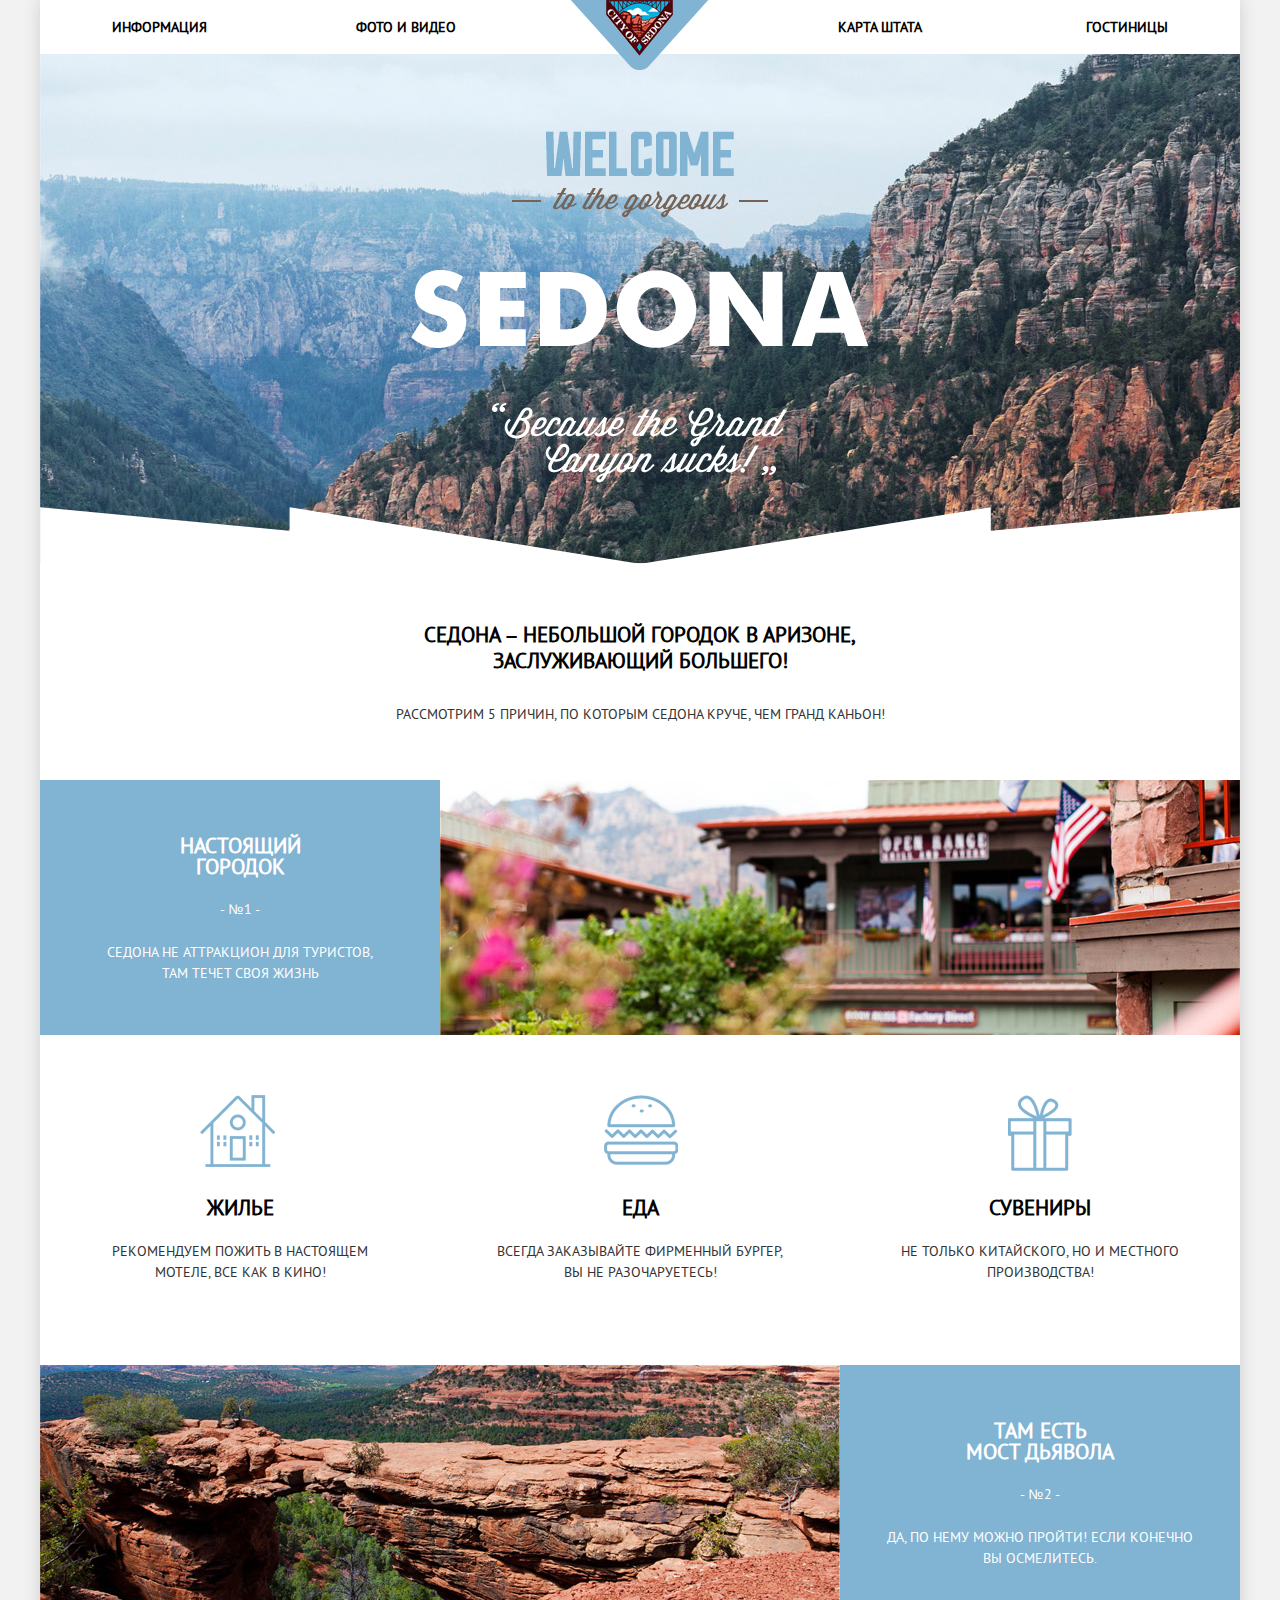
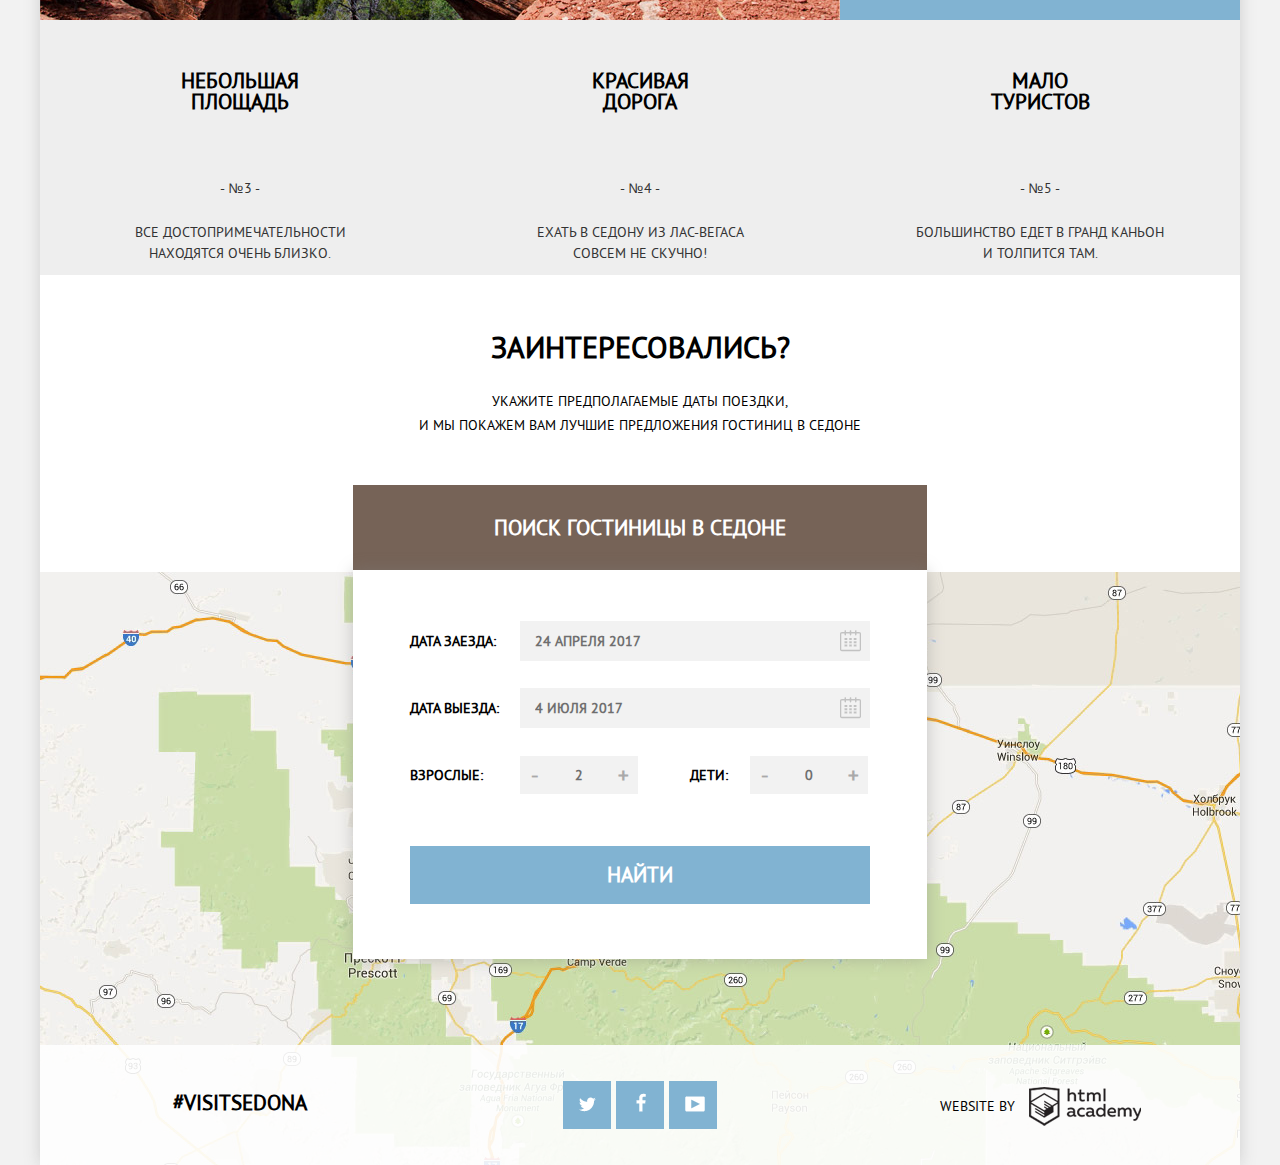
<file: index.html>
<!DOCTYPE html>
<html lang="ru">
  <head>
    <meta charset="utf-8">
    <title>Добро пожаловать в Седону</title>
    <link rel="stylesheet" href="css/normalize.css">
    <link rel="stylesheet" href="css/style-min.css">
  </head>
  <body>
    <div class="main-contaner">
      <header class="main-header clearfix">
        <nav class="center clearfix">
          <ul class="nav-left">
            <li>
              <a href="#">Информация</a>
            </li>
            <li>
              <a href="#">Фото и видео</a>
            </li>
          </ul>
          <ul class="nav-right">
            <li>
              <a href="#">Карта штата</a>
            </li>
            <li>
              <a href="hotels.html">Гостиницы</a>
            </li>
          </ul>
          <div class="logo">
            <a>
              <img src="img/logo.png" width="138" height="70" alt="Седона - логотип">
            </a>
          </div>
        </nav>
      </header>
      <main class="main-content">
        <div class="banner-wrapper">
          <img class="banner-wrapper-row" src="img/welcome.png" width="188" height="45" alt="Welcome">
          <img class="banner-wrapper-row" src="img/gorgeous.png" width="256" height="30" alt="to be gorgeous">
          <img class="banner-wrapper-row" src="img/sedona.png" width="458" height="78" alt="Sedona">
          <img class="banner-wrapper-row" src="img/because.png"  width="296" height="80" alt="Because the Grand Canyon sucks!">
        </div>
        <div class="advantages-container">
          <div class="advantages-title-wrapper">
            <h1 class="advantages-title">Седона &ndash; небольшой городок в Аризоне,
              заслуживающий большего!
            </h1>
            <div class="advantages-description">
              Рассмотрим 5 причин, по которым Седона круче, чем гранд каньон!
            </div>
          </div>
          <div class="advantages-wrapper first  clearfix">
            <section class="advantage">
              <div class="advantages-title first"> Настоящий городок </div>
              <div class="advantages-description first">- №1 - </div>
              <div class="advantages-description first">
                Седона не аттракцион для туристов,
                там течет своя жизнь
              </div>
            </section>
          </div>
          <div class="advantage-extention-wrapper clearfix">
            <section class="advantage-extention">
              <div class="advantage-extention-image"></div>
              <div class="advantages-title extention">Жилье</div>
              <div class="advantages-description extention">Рекомендуем пожить в настоящем
                мотеле, все как в кино!
              </div>
            </section>
            <section class="advantage-extention">
              <div class="advantage-extention-image"></div>
              <div class="advantages-title extention">Еда</div>
              <div class="advantages-description extention">
                Всегда заказывайте фирменный бургер, Вы не разочаруетесь!
              </div>
            </section>
            <section class="advantage-extention">
              <div class="advantage-extention-image"></div>
              <div class="advantages-title extention">Сувениры</div>
              <div class="advantages-description extention">Не только китайского, но и местного
                производства!
              </div>
            </section>
          </div>
          <div class="advantages-wrapper second clearfix">
            <section class="advantage second">
              <div class="advantages-title second">Там есть мост дьявола</div>
              <div class="advantages-description second">- №2 -</div>
              <div class="advantages-description second">Да, по нему можно пройти! Если конечно
                вы осмелитесь.
              </div>
            </section>
          </div>
          <div class="advantages-wrapper third clearfix">
            <section class="advantage third">
              <div class="advantages-title third">Небольшая площадь</div>
              <div class="advantages-description third">- №3 -</div>
              <div class="advantages-description third">Все достопримечательности находятся очень близко.</div>
            </section>
            <section class="advantage third">
              <div class="advantages-title third">Красивая дорога</div>
              <div class="advantages-description third">- №4 -</div>
              <div class="advantages-description third">Ехать в Седону из Лас-Вегаса совсем не скучно!</div>
            </section>
            <section class="advantage third">
              <div class="advantages-title third">Мало туристов</div>
              <div class="advantages-description third">- №5 -</div>
              <div class="advantages-description third">Большинство едет в гранд каньон и толпится там.</div>
            </section>
          </div>
        </div>
        <div class="find-hotels-container">
          <div class="hotels-title-wrapper">
            <div class="hotels-title">Заинтересовались?</div>
            <div class="hotels-title-description">
              Укажите предполагаемые даты поездки, <br>
              и мы покажем вам лучшие предложения гостиниц в Cедоне
            </div>
          </div>
          <img class="map" src="img/map.jpg" width="1200" height="593" alt="Карта">
          <div class="find-hotel-form-wrapper">
            <a href="feedback-form.html" class="find-hotel">Поиск гостиницы в Cедоне</a>
            <div class="modal-hotel-form">
              <div class="find-hotel-form-container">
                <form action="#" method="get">
                  <div class="find-hotel-form-row">
                    <label for="date_a" class="find-hotel-label">Дата заезда:</label>
                    <input class="input-data" type="text" name="arriving-date" id="date_a" placeholder="24 апреля 2017">
                    <div class="form-calendar"></div>
                  </div>
                  <div class="find-hotel-form-row">
                    <label for="date_d" class="find-hotel-label">Дата выезда:</label>
                    <input class="input-data" type="text" name="departure-date" id="date_d" placeholder="4 июля 2017">
                    <div class="form-calendar"></div>
                  </div>
                  <div class="find-hotel-form-row">
                    <div class="find-hotel-form-half-col">
                      <label for="adult" class="find-hotel-label">Взрослые:</label>
                      <div class="find-hotel-form-num-field">
                        <button class="num-minus">-</button>
                        <input class="input-data" type="number" min="1" name="adult" id="adult" placeholder="2">
                        <button class="num-plus">+</button>
                      </div>
                    </div>
                    <div class="find-hotel-form-half-col">
                      <label for="kids" class="find-hotel-label half">Дети:</label>
                      <div class="find-hotel-form-num-field">
                        <button class="num-minus">-</button>
                        <input class="input-data" type="number" min="0" name="kids" id="kids" placeholder="0">
                        <button class="num-plus">+</button>
                      </div>
                    </div>
                  </div>
                  <div class="find-hotel-form-row">
                    <input type="submit" class="btn-find" value="Найти">
                  </div>
                </form>
              </div>
            </div>
          </div>
        </div>
      </main>
      <footer class="footer-index clearfix">
        <div class="footer-label">
          <a href="#"> #VISITSEDONA</a>
        </div>
        <div class="footer-social">
          <a class="social-btn social-btn-tw" href="#">Твиттер</a>
          <a class="social-btn social-btn-fb" href="#">Фейсбук</a>
          <a class="social-btn social-btn-yt" href="#">Youtube</a>
        </div>
        <div class="footer-copyright">
          <a href="http://htmlacademy.ru">
            <span>Website by</span>
            <span class="htmlacademy"></span>
          </a>
        </div>
      </footer>
    </div>
    <script src="js/script-min.js"></script>
  </body>
</html>
</file>
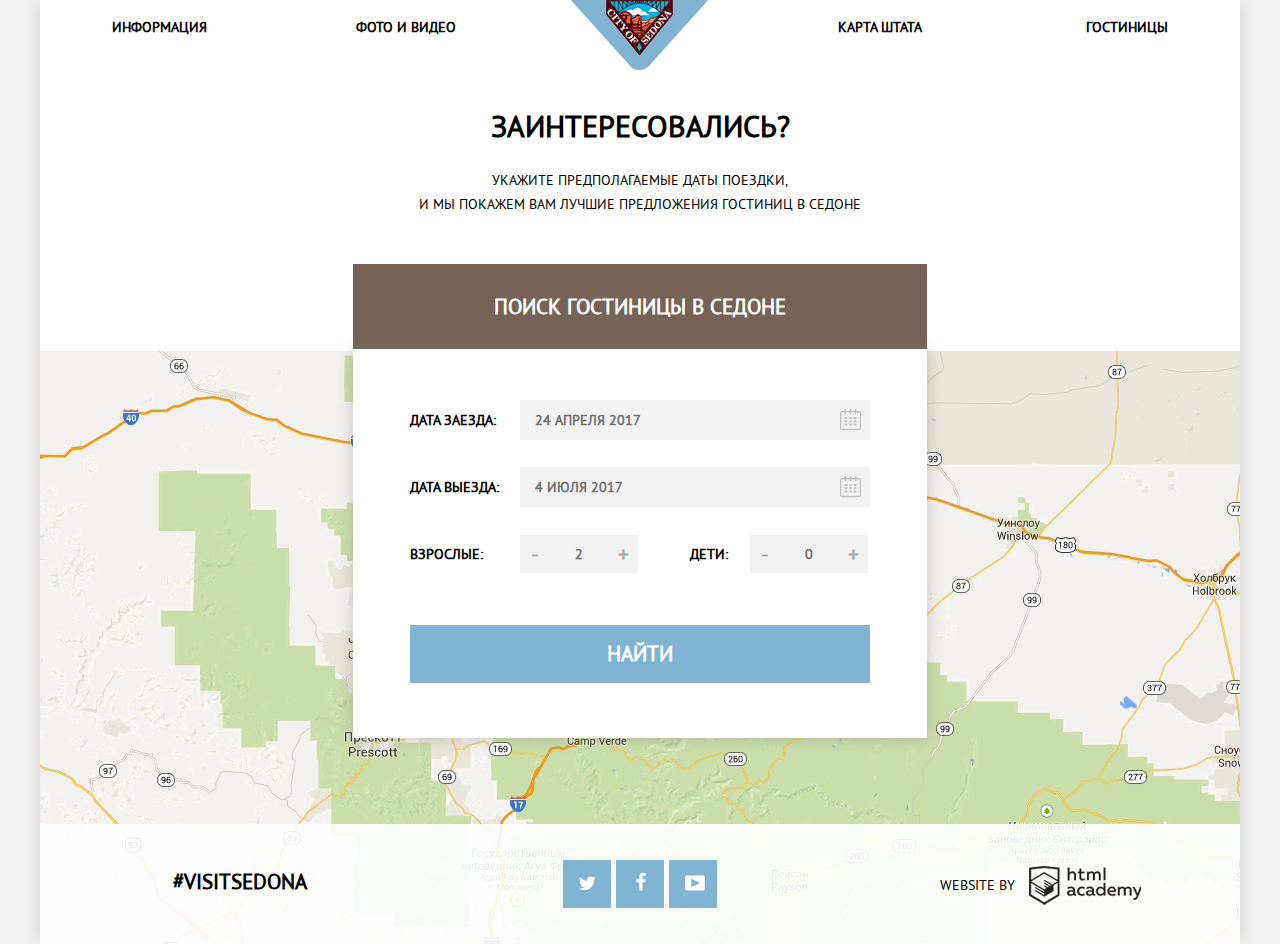
<file: feedback-form.html>
<!DOCTYPE html>
<html lang="ru">
  <head>
    <meta charset="utf-8">
    <title>Добро пожаловать в Седону</title>
    <link rel="stylesheet" href="css/normalize.css">
    <link rel="stylesheet" href="css/style-min.css">
  </head>
  <body>
    <div class="main-contaner">
      <header class="main-header clearfix">
        <nav class="center clearfix">
          <ul class="nav-left">
            <li>
              <a href="#">Информация</a>
            </li>
            <li>
              <a href="#">Фото и видео</a>
            </li>
          </ul>
          <ul class="nav-right">
            <li>
              <a href="#">Карта штата</a>
            </li>
            <li>
              <a href="hotels.html">Гостиницы</a>
            </li>
          </ul>
          <div class="logo">
            <a href="index.html">
              <img src="img/logo.png" width="138" height="70" alt="Седона - логотип">
            </a>
          </div>
        </nav>
      </header>
      <main class="main-content">
        <div class="find-hotels-container">
          <div class="hotels-title-wrapper">
            <div class="hotels-title">Заинтересовались?</div>
            <div class="hotels-title-description">
              Укажите предполагаемые даты поездки, <br>
              и мы покажем вам лучшие предложения гостиниц в Cедоне
            </div>
          </div>
          <img class="map" src="img/map.jpg" width="1200" height="593" alt="Карта">
          <div class="find-hotel-form-wrapper">
            <a class="find-hotel">Поиск гостиницы в Cедоне</a>
            <div class="modal-hotel-form">
              <div class="find-hotel-form-container">
                <form action="#" method="get">
                  <div class="find-hotel-form-row">
                    <label for="date_a" class="find-hotel-label">Дата заезда:</label>
                    <input class="input-data" type="text" name="arriving-date" id="date_a" placeholder="24 апреля 2017">
                    <div class="form-calendar"></div>
                  </div>
                  <div class="find-hotel-form-row">
                    <label for="date_d" class="find-hotel-label">Дата выезда:</label>
                    <input class="input-data" type="text" name="departure-date" id="date_d" placeholder="4 июля 2017">
                    <div class="form-calendar"></div>
                  </div>
                  <div class="find-hotel-form-row">
                    <div class="find-hotel-form-half-col">
                      <label for="adult" class="find-hotel-label">Взрослые:</label>
                      <div class="find-hotel-form-num-field">
                        <button class="num-minus">-</button>
                        <input class="input-data" type="number" min="1" name="adult" id="adult" placeholder="2">
                        <button class="num-plus">+</button>
                      </div>
                    </div>
                    <div class="find-hotel-form-half-col">
                      <label for="kids" class="find-hotel-label half">Дети:</label>
                      <div class="find-hotel-form-num-field">
                        <button class="num-minus">-</button>
                        <input class="input-data" type="number" min="0" name="kids" id="kids" placeholder="0">
                        <button class="num-plus">+</button>
                      </div>
                    </div>
                  </div>
                  <div class="find-hotel-form-row">
                    <input type="submit" class="btn-find" value="Найти">
                  </div>
                </form>
              </div>
            </div>
          </div>
        </div>
      </main>
      <footer class="footer-index clearfix">
        <div class="footer-label">
          <a href="#"> #VISITSEDONA</a>
        </div>
        <div class="footer-social">
          <a class="social-btn social-btn-tw" href="#">Твиттер</a>
          <a class="social-btn social-btn-fb" href="#">Фейсбук</a>
          <a class="social-btn social-btn-yt" href="#">Youtube</a>
        </div>
        <div class="footer-copyright">
          <a href="http://htmlacademy.ru">
            <span>Website by</span>
            <span class="htmlacademy"></span>
          </a>
        </div>
      </footer>
    </div>
   </body>
</html>
</file>
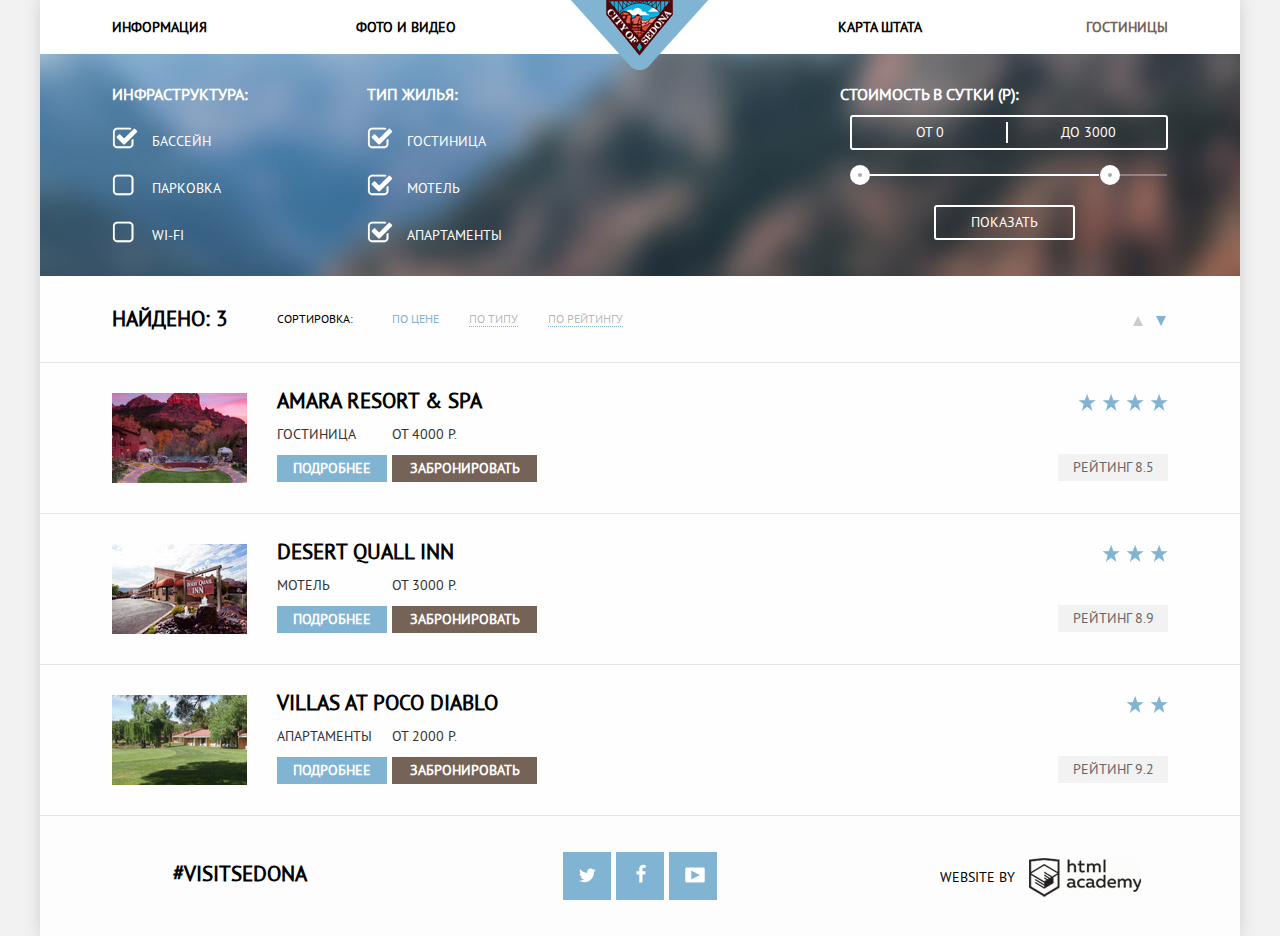
<file: hotels.html>
<!DOCTYPE html>
<html lang="ru">
  <head>
    <meta charset="UTF-8">
    <title>Отели Седоны</title>
    <link rel="stylesheet" href="css/normalize.css">
    <link rel="stylesheet" href="css/style-min.css">
  </head>
  <body>
    <div class="main-contaner">
      <header class="main-header clearfix">
        <nav class="center clearfix">
          <ul class="nav-left">
            <li>
              <a href="#">Информация</a>
            </li>
            <li>
              <a href="#">Фото и видео</a>
            </li>
          </ul>
          <ul class="nav-right">
            <li>
              <a href="#">Карта штата</a>
            </li>
            <li>
              <a>Гостиницы</a>
            </li>
          </ul>
          <div class="logo">
            <a href="index.html">
              <img src="img/logo.png" width="138" height="70" alt="Седона - логотип">
            </a>
          </div>
        </nav>
      </header>
      <main class="main-content">
        <div class="select-hotel-wrapper">
          <div class="center">
            <form class="clearfix" action="#" method="get">
              <div class="select-hotel-left">
                <div class="select-hotel-title">
                  Инфраструктура:
                </div>
                <div class="select-hotel-left-row">
                  <input type="checkbox" name="pool" id="pool" checked>
                  <label for="pool">Бассейн</label>
                </div>
                <div class="select-hotel-left-row">
                  <input type="checkbox" name="parking" id="parking" >
                  <label for="parking">Парковка</label>
                </div>
                <div class="select-hotel-left-row">
                  <input type="checkbox" name="wifi" id="wifi">
                  <label for="wifi">WI-FI</label>
                </div>
              </div>
              <div class="select-hotel-left">
                <div class="select-hotel-title">
                  Тип жилья:
                </div>
                <div class="select-hotel-left-row">
                  <input type="checkbox" name="hotel" id="hotel" checked>
                  <label for="hotel">Гостиница</label>
                </div>
                <div class="select-hotel-left-row">
                  <input type="checkbox" name="motel" id="motel" checked>
                  <label for="motel">Мотель</label>
                </div>
                <div class="select-hotel-left-row">
                  <input type="checkbox" name="apartment" id="apartment" checked>
                  <label for="apartment">Апартаменты</label>
                </div>
              </div>
              <div class="select-hotel-right">
                <div class="select-hotel-title">
                  Стоимость в сутки (Р):
                </div>
                <div class="hotel-price-container">
                  <div class="hotel-price-row">
                    <div class="hotel-price">от 0</div>
                    <div class="hotel-price">до 3000</div>
                  </div>
                  <div class="price-range clearfix">
                    <div class="range-left"></div>
                    <div class="range-right"></div>
                  </div>
                </div>
                  <div class="select-hotel-btn-wrapper">
                    <input type="submit" class="select-hotel-btn"  value="Показать">
                  </div>
                </div>
              </form>
            </div>
          </div>
        <div class="result-wrapper">
          <div class="result-title center clearfix">
            <div class="result-title-number">
              Найдено: 3
            </div>
          <div class="result-title-sort-parameter">
              Сортировка:
          </div>
            <div class="sort-items">
              <ul>
                <li><a class="sort-item" id="sort-price">По цене</a></li>
                <li><a href="#" class="sort-item" id="sort-type">По типу</a></li>
                <li><a href="#" class="sort-item" id="sort-rating">По рейтингу</a></li>
              </ul>
            </div>
            <div class="result-order">
              <a class="result-order-up" href="#"></a>
              <a class="result-order-down" href="#"></a>
            </div>
          </div>
          <div class="result-item-wrapper clearfix">
            <div class="center">
              <div class="result-item-photo">
                <img src="img/preview-1.jpg" width="135" height="90" alt="Amara resort & SPA">
              </div>
              <div class="result-item-description-wrapper">
                <a class="result-item-description-title" href="#">
                  Amara resort & SPA
                </a>
                  <div class="result-item-description-row">
                    <div class="result-item-description-type">
                      Гостиница
                    </div>
                    <div class="result-item-description-price">
                      от 4000 р.
                    </div>
                  </div>
                  <div class="result-item-button-row">
                    <a class="result-details" href="#">
                      Подробнее
                    </a>
                    <a class="result-booking" href="#">
                      Забронировать
                    </a>
                  </div>
                </div>
                <div class="result-item-rating-wrapper">
                  <div class="rating-star">
                    <img src="img/rating-symbol.png" width="18" height="17" alt="*">
                    <img src="img/rating-symbol.png" width="18" height="17" alt="*">
                    <img src="img/rating-symbol.png" width="18" height="17" alt="*">
                    <img src="img/rating-symbol.png" width="18" height="17" alt="*">
                  </div>
                  <div class="rating-value">
                    Рейтинг 8.5
                  </div>
                </div>
              </div>
            </div>
            <div class="result-item-wrapper clearfix">
              <div class="center">
                <div class="result-item-photo">
                  <img src="img/preview-2.jpg" width="135" height="90" alt="Desert quall inn">
                </div>
                <div class="result-item-description-wrapper">
                  <a class="result-item-description-title" href="#">
                    Desert quall inn
                  </a>
                  <div class="result-item-description-row">
                    <div class="result-item-description-type">
                      Мотель
                    </div>
                    <div class="result-item-description-price">
                      от 3000 р.
                    </div>
                  </div>
                  <div class="result-item-button-row">
                    <a class="result-details" href="#">
                      Подробнее
                    </a>
                    <a class="result-booking" href="#">
                      Забронировать
                    </a>
                  </div>
                </div>
                <div class="result-item-rating-wrapper">
                  <div class="rating-star">
                    <img src="img/rating-symbol.png" width="18" height="17" alt="*">
                    <img src="img/rating-symbol.png" width="18" height="17" alt="*">
                    <img src="img/rating-symbol.png" width="18" height="17" alt="*">
                  </div>
                  <div class="rating-value">
                    Рейтинг 8.9
                  </div>
                </div>
              </div>
            </div>
            <div class="result-item-wrapper clearfix">
              <div class="center">
                <div class="result-item-photo">
                  <img src="img/preview-3.jpg" width="135" height="90" alt="Villas at poco diablo">
                </div>
                <div class="result-item-description-wrapper">
                  <a class="result-item-description-title" href="#">
                    Villas at poco diablo
                  </a>
                  <div class="result-item-description-row">
                    <div class="result-item-description-type">
                      Апартаменты
                    </div>
                  <div class="result-item-description-price">
                    от 2000 р.
                  </div>
                </div>
                <div class="result-item-button-row">
                  <a class="result-details" href="#">
                    Подробнее
                  </a>
                  <a class="result-booking" href="#">
                    Забронировать
                  </a>
                </div>
              </div>
              <div class="result-item-rating-wrapper">
                <div class="rating-star">
                  <img src="img/rating-symbol.png" width="18" height="17" alt="*">
                  <img src="img/rating-symbol.png" width="18" height="17" alt="*">
                </div>
                <div class="rating-value">
                  Рейтинг 9.2
                </div>
              </div>
            </div>
          </div>
        </div>
      </main>
      <footer class="footer-inner clearfix">
        <div class="footer-label">
          <a href="#"> #VISITSEDONA</a>
        </div>
        <div class="footer-social">
          <a class="social-btn social-btn-tw" href="#">Твиттер</a>
          <a class="social-btn social-btn-fb" href="#">Фейсбук</a>
          <a class="social-btn social-btn-yt" href="#">Youtube</a>
        </div>
        <div class="footer-copyright">
          <a href="http://htmlacademy.ru">
            <span>Website by</span>
            <span class="htmlacademy"></span>
          </a>
        </div>
      </footer>
    </div>
  </body>
</html>
</file>
<file: css/style-min.css>
.advantages-description,.advantages-title,.advantages-title.first,body{font-family:'PT Sans',Arial,sans-serif}.advantages-description,.advantages-title,.btn-find,.find-hotel,.input-data,.select-hotel-btn,body{text-transform:uppercase}@font-face{font-family:'PT Sans';src:url(../fonts/ptsansbold.woff)}@font-face{font-family:'PT Sans';src:url(../fonts/ptsans.woff)}body{min-width:1280px;background-size:1280px auto;background-color:#f2f2f2}.main-content,.main-header{background-color:#fff}.main-contaner{width:1200px;margin:0 auto;box-shadow:0 0 15px rgba(127,127,127,.3);position:relative}.center{width:1056px;margin:0 auto}.nav-left,.nav-right{width:400px;margin:0;padding:0;list-style-type:none}.nav-left{float:left}.nav-right{float:right;text-align:right}.nav-left a,.nav-right a{display:block;font-size:14px;line-height:26px;font-weight:700;text-decoration:none;color:#766357;padding:14px 0}.nav-left a[href],.nav-right a[href]{color:#000;cursor:pointer}.nav-left a[href]:hover,.nav-right a[href]:hover{color:#81b3d2}.nav-left a[href]:active,.nav-right a[href]:active{color:rgba(0,0,0,.3);cursor:pointer}.nav-left li,.nav-right li{display:inline-block;vertical-align:top}.nav-left li:first-child{padding-right:145px}.nav-right li:first-child{padding-right:160px}.clearfix::after{content:'';display:table;clear:both}.logo{width:138px;z-index:2;position:absolute;left:50%;margin-left:-69px;top:0}.banner-wrapper{height:510px;background:url(../img/banner-mask.png) 0 bottom no-repeat,url(../img/banner-photo.jpg) no-repeat #d9eaf2;margin:0 auto;width:100%}.banner-wrapper-row{display:block;margin:0 auto}.banner-wrapper-row:nth-child(1){padding-top:77px}.banner-wrapper-row:nth-child(2){padding-top:12px}.banner-wrapper-row:nth-child(3){padding-top:52px}.banner-wrapper-row:nth-child(4){padding-top:55px}.advantages-container{width:1200px}.advantages-title-wrapper{width:576px;margin:58px auto 0}.advantages-title{font-size:21px;line-height:26px;font-weight:700;text-align:center;margin:0 auto}.advantages-description{font-size:14px;line-height:21px;font-weight:400;text-align:center;color:#333;margin:30px auto 0}.advantages-wrapper.first{margin-top:55px;background:url(../img/town.jpg) right 0 no-repeat #aba689}.advantage{background-color:#81b3d2;width:400px;height:255px;float:left}.advantages-title.first{color:#fff;padding-left:140px;padding-right:140px;margin-top:55px;font-size:21px;font-weight:700;line-height:21px}.advantages-description.first{color:#fff;margin:22px auto 0;padding-left:60px;padding-right:60px;text-align:center;font-size:14px;font-weight:400;max-height:85px;overflow:hidden}.advantage-extention-wrapper{margin-top:60px}.advantage-extention{width:400px;height:270px;float:left}.advantage-extention-image{height:80px;width:80px;text-align:center;margin:0 auto;background:url(../img/advantages-icon.png) no-repeat}.advantage-extention:nth-child(1) .advantage-extention-image{background-position:0 0}.advantage-extention:nth-child(2) .advantage-extention-image{background-position:-83px 0}.advantage-extention:nth-child(3) .advantage-extention-image{background-position:-165px 0}.advantages-title.extention{margin-top:20px}.advantages-description.extention{max-height:105px;overflow:hidden;padding-left:50px;padding-right:50px;text-align:center;margin-top:20px}.advantages-wrapper.second{background:url(../img/bridge.jpg) left 0 no-repeat #e0b197}.advantage.second{float:right}.advantages-title.second{margin:55px auto 0;padding-left:125px;padding-right:125px;text-align:center;color:#fff;font-size:21px;font-weight:700;line-height:21px}.advantages-description.second{margin:22px auto 0;padding-left:40px;padding-right:40px;text-align:center;font-size:14px;font-weight:400;color:#fff;max-height:85px;overflow:hidden}.advantages-wrapper.third{margin-bottom:0;height:255px}.advantage.third{background-color:#eee}.advantages-title.third{min-height:85px;overflow:hidden;margin:50px auto 0;padding-left:125px;padding-right:125px;text-align:center;font-size:21px;font-weight:700;line-height:21px}.hotels-title,.hotels-title-description{line-height:24px;font-family:'PT Sans',Arial,sans-serif;text-align:center}.advantages-description.third{margin:23px auto 0;padding-left:70px;padding-right:70px;text-align:center;font-size:14px;font-weight:400}.find-hotels-container{position:relative}.map{display:block;margin-top:135px;background-color:#cbdda9}.hotels-title-wrapper{width:576px;margin:0 auto;padding-top:55px}.hotels-title{font-size:30px;font-weight:700;margin:5px auto 0}.hotels-title-description{width:450px;max-height:50px;overflow:hidden;font-size:14px;font-weight:400;margin:30px auto 0}.find-hotel,.find-hotel-form-container form .find-hotel-form-half-col input,.find-hotel-form-row,.input-data{font-weight:700;font-family:'PT Sans',Arial,sans-serif}.find-hotel-form-wrapper{width:574px;position:absolute;left:313px;top:210px;z-index:2}.find-hotel{display:block;text-decoration:none;width:100%;font-size:21px;line-height:85px;color:#fff;background-color:#766357;text-align:center;border:none;cursor:pointer}.modal-hotel-form{display:block;background:#fff;opacity:1;box-shadow:0 0 15px rgba(127,127,127,.4);transition:opacity .5s ease-in}.find-hotel-form-container{width:460px;max-height:500px;font-size:14px;margin:0 auto;padding-top:50px;padding-bottom:55px;opacity:1;transition:max-height .5s ease-in-out,opacity 1s ease-in}.modal-hotel-form-hidden{opacity:0}.find-hotel-form-row{margin-bottom:25px;line-height:26px;font-size:0;position:relative}.find-hotel-label,.find-hotel-label.half,.form-calendar,.input-data{font-size:14px;vertical-align:middle;display:inline-block}.find-hotel-form-row:last-child{margin-bottom:0}.find-hotel-label{width:110px;padding:7px 0;margin:0;border:0;line-height:28px}.find-hotel-label.half{padding-left:50px;width:60px}.input-data{margin:0;border:0;width:280px;background-color:#f2f2f2;-moz-appearance:textfield;appearance:none;padding:7px 15px}.input-data[type=number]::-webkit-inner-spin-button,.input-data[type=number]::-webkit-outer-spin-button{-webkit-appearance:none;appearance:none;margin:0}.input-data:hover{background-color:#ebebeb}.input-data:focus{background-color:#fff;text-decoration:none;outline:#e5e5e5 solid 2px}.form-calendar{width:20px;height:40px;padding-left:10px;padding-right:10px;background:url(../img/calendar.png) center 9px no-repeat #f2f2f2}.form-calendar:hover{background-position:center center;cursor:pointer}.form-calendar:active{background-position:center -67px;cursor:pointer}.find-hotel-form-num-field{position:relative;display:inline-block;vertical-align:middle;width:118px;height:38px}.num-minus,.num-plus{display:inline-block;vertical-align:top;width:30px;height:100%;padding:0;border:0;font-size:21px;line-height:21px;color:#a9a9a9;background:#f2f2f2;cursor:pointer}.num-minus:hover,.num-plus:hover{color:#000;background:#ebebeb}.num-minus:active,.num-plus:active{color:#81b3d2}.find-hotel-form-container form .find-hotel-form-half-col input{display:inline-block;vertical-align:top;font-size:14px;line-height:21px;text-transform:uppercase;text-align:center;width:48px;height:28px;margin:0;border:0;padding:5px}.btn-find,.footer-label a{font-weight:700;line-height:26px}.find-hotel-form-half-col{display:inline-block;vertical-align:top;width:230px}.btn-find{width:460px;background-color:#81b3d2;color:#fff;font-size:21px;padding-bottom:16px;padding-top:16px;font-family:'PT Sans',Arial,sans-serif;margin-top:25px;border:0;cursor:pointer}.btn-find:hover{background-color:#669ec0}.btn-find:active{background-color:#5496bd;color:rgba(255,255,255,.3)}.footer-index,.footer-inner{background-color:rgba(254,254,254,.9);height:120px}.footer-copyright a,.footer-label a{color:#000;text-decoration:none}.footer-index{position:absolute;bottom:0;z-index:2}.footer-copyright,.footer-label,.footer-social{width:400px;text-align:center;float:left}.footer-social{font-size:0}.footer-label a{display:block;margin-top:45px;font-size:21px}.footer-copyright,.select-hotel-wrapper{font-size:14px;font-weight:400;font-family:'PT Sans',Arial,sans-serif}.social-btn{display:inline-block;vertical-align:top;width:48px;height:48px;margin-top:36px;margin-right:5px;background:url(../img/social-icon.png) center no-repeat #81b3d2;text-decoration:none;text-align:center;cursor:pointer}.social-btn:last-child{margin-right:0}.social-btn.social-btn-tw{background-position:16px 12px}.social-btn.social-btn-fb{background-position:-36px 12px}.social-btn.social-btn-yt{background-position:-87px 12px}.social-btn.social-btn-fb:hover,.social-btn.social-btn-tw:hover,.social-btn.social-btn-yt:hover{background-color:#669ec0}.social-btn.social-btn-tw:active{background-color:#5496bd;background-position:16px -44px}.social-btn.social-btn-fb:active{background-color:#5496bd;background-position:-36px -44px}.social-btn.social-btn-yt:active{background-color:#5496bd;background-position:-87px -44px}.htmlacademy{display:inline-block;vertical-align:middle;width:112px;height:40px;background:url(../img/htmlacademy.png) no-repeat #fcfcfb;margin-left:10px}.footer-copyright{margin-top:42px}.footer-copyright a:hover .htmlacademy{background-position:0 -48px}.footer-copyright a:active .htmlacademy{background-position:0 -95px}.select-hotel-wrapper{background-image:url(../img/filter-background.jpg);background-position:center;background-repeat:no-repeat;background-size:cover;padding:30px 0;color:#fff;line-height:21px}.select-hotel-wrapper.center{background:0 0;padding-top:27px;height:190px}.select-hotel-left{width:255px;float:left}.select-hotel-title{font-weight:700;font-size:16px;line-height:21px}.select-hotel-left-row{margin-top:25px}.select-hotel-left-row input[type=checkbox]{display:none}.select-hotel-left-row label{position:relative;display:block;padding-left:40px;color:#fff;line-height:22px}.select-hotel-left-row label:before{content:'';position:absolute;top:-3px;left:0;display:block;width:22px;height:22px;background-position:-5px -5px;background-image:url(../img/checkbox-sprite.png);background-repeat:no-repeat}.select-hotel-left-row input[type=checkbox]:checked~label:before{width:26px;height:22px;background-position:-37px -5px}.select-hotel-right{width:328px;float:right}.hotel-price-container{width:318px;float:right}.hotel-price-row{text-align:center;border:2px solid #fff;padding-top:5px;padding-bottom:5px;margin-top:10px;border-radius:3px}.hotel-price{display:inline-block;vertical-align:top;width:153px;text-align:center;border-right:2px solid #fff}.range-left::after,.range-right::after{display:block;content:'';top:1px;left:4px;position:relative}.hotel-price:last-child{border-right:0}.price-range{width:318px;margin-top:15px}.range-left{float:left;width:4px;height:4px;background-color:#ababab;border:8px solid #fff;border-radius:50%}.range-left:hover{background-color:#1c4f80;cursor:pointer}.range-left::after{width:237px;height:2px;background-color:rgba(255,255,255,1)}.range-right{float:left;width:4px;height:4px;margin-left:230px;background-color:#ababab;border:8px solid #fff;border-radius:50%}.range-right:hover{background-color:#1c4f80;cursor:pointer}.range-right::after{width:55px;height:2px;background-color:rgba(255,255,255,.3)}.select-hotel-btn-wrapper{text-align:center}.select-hotel-btn{padding:5px 35px;margin:20px auto 0;color:#fff;font-size:14px;font-weight:400;line-height:21px;background:0 0;border:2px solid #fff;border-radius:3px}.select-hotel-btn:hover{cursor:pointer;color:#000;background-color:#fff}.result-wrapper{background:#fefefe;color:#000}.result-title{font-family:'PT Sans',Arial,sans-serif;font-size:12px;line-height:18px;font-weight:400;padding-top:30px;padding-bottom:30px;height:26px}.result-title-number{width:165px;font-size:21px;line-height:26px;font-weight:700;float:left}.result-title-sort-parameter{width:115px;padding-top:4px;float:left}.sort-items{width:300px;padding-top:4px;float:left}.sort-items ul{margin:0;padding:0;font-size:0;list-style:none}.sort-items a{color:#81b3d2;text-decoration:none}.sort-items a[href]{color:rgba(0,0,0,.3);border-bottom:1px dotted #81b3d2}.sort-items a[href]:hover{color:#81b3d2;border-bottom:1px dotted #81b3d2}.sort-items a[href]:active{color:rgba(0,0,0,1);border-bottom:0}.sort-items li{display:inline-block;vertical-align:top;font-size:12px;margin-right:30px}.sort-items li:last-child{margin-right:0}.result-order{width:35px;height:40px;float:right;padding-top:4px;position:relative}.result-order-up{width:0x;height:0;border:5px solid transparent;border-bottom:10px solid #ccc;position:absolute;top:5px;left:0}.result-order-down{width:0;height:0;border:5px solid transparent;border-top:10px solid #81b3d2;position:absolute;top:10px;right:2px}.result-order-up:hover{border-bottom:10px solid #000}.result-order-down:hover{border-top:10px solid #000}.result-order-up:active{border-bottom:10px solid #81b3d2}.result-order-down:active{border-top:10px solid #81b3d2}.result-item-wrapper{border-top:1px solid #e5e5e5;padding-top:30px;padding-bottom:30px}.result-item-wrapper:last-child{border-bottom:1px solid #e5e5e5}.result-item-photo{width:135px;height:90px;float:left}.result-item-description-wrapper{width:260px;margin-left:30px;margin-top:-5px;float:left}.result-item-button-row,.result-item-description-row{font-family:'PT Sans',Arial,sans-serif;margin-top:10px}.result-item-rating-wrapper{width:110px;height:90px;float:right;text-align:right;font-family:'PT Sans',Arial,sans-serif}.result-item-description-title{font-family:'PT Sans',Arial,sans-serif;font-size:21px;line-height:26px;font-weight:700;color:#000;text-decoration:none}.result-item-description-title:hover{color:#81b3d2}.result-item-description-title:active{color:rgba(0,0,0,.3)}.result-item-description-row{font-size:0;font-weight:400;color:#333}.result-item-description-price,.result-item-description-type{display:inline-block;vertical-align:top;font-size:14px;line-height:21px}.result-item-description-type{width:110px;margin-right:5px}.result-item-description-price{width:145px}.result-item-button-row{font-size:0;font-weight:700;text-align:center}.result-booking,.result-details{display:inline-block;vertical-align:top;font-size:14px;line-height:27px;text-decoration:none}.result-details{width:110px;background-color:#81b3d2;color:#fff;margin-right:5px}.result-details:hover{background-color:#669ec0;color:#fff}.result-details:active{background-color:#5496bd;color:rgba(255,255,255,.3)}.result-booking{width:145px;background-color:#766357;color:#fff}.result-booking:hover{background-color:#604e43}.result-booking:active{background-color:#503e33;color:rgba(255,255,255,.3)}.rating-star{color:#81b3d2;font-size:21px;line-height:21px;font-weight:700}.rating-value{width:110px;background-color:#f2f2f2;color:#666;font-size:14px;line-height:21px;font-weight:400;padding-bottom:3px;padding-top:3px;margin-top:40px;text-align:center}
</file>
